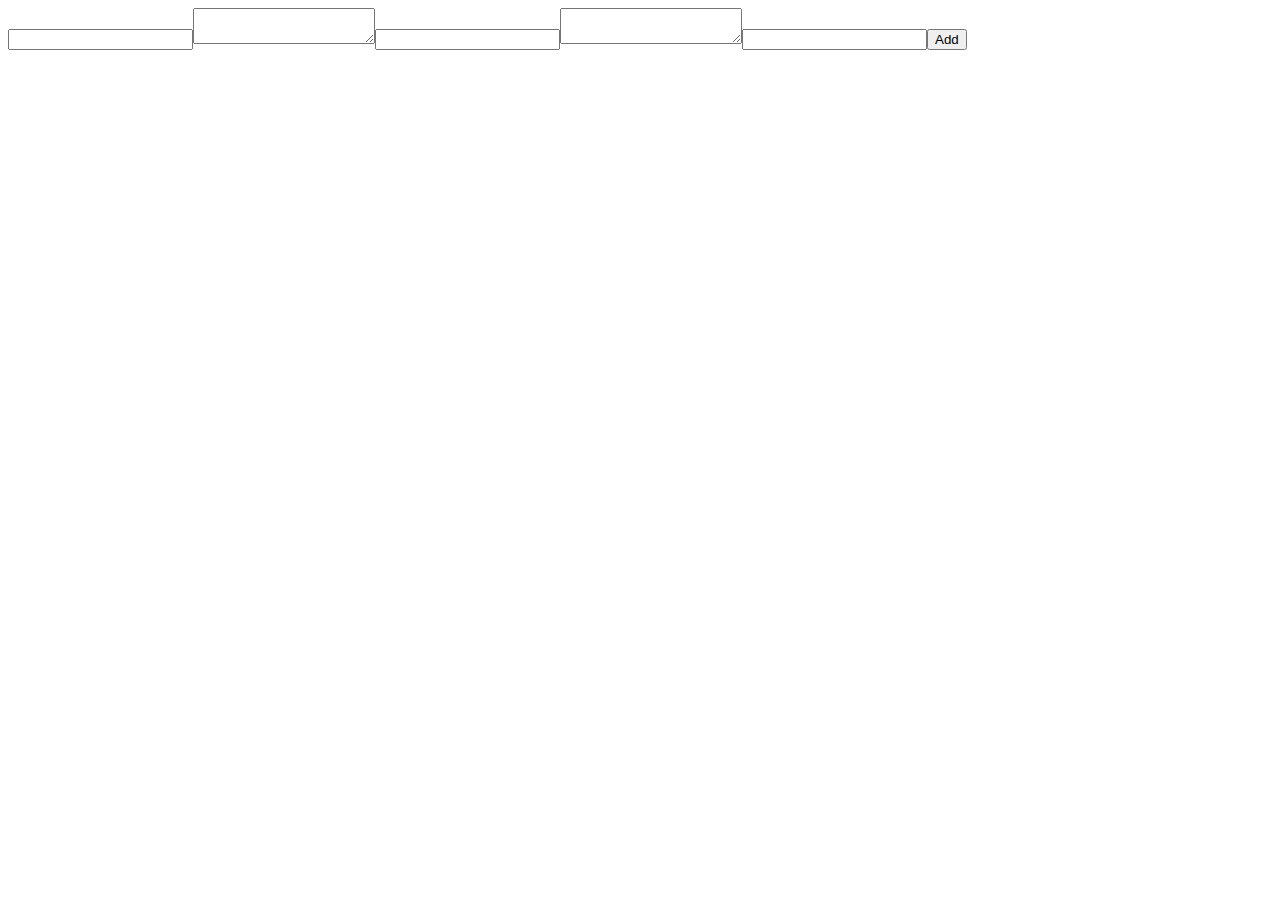
<file: js hw11/index.html>
<!DOCTYPE html>
<html lang="en">
<head>
    <meta charset="UTF-8">
    <meta name="viewport" content="width=device-width, initial-scale=1.0">
    <title>Document</title>
</head>
<body>
    <div id="root"></div>
    <script src="script.js"></script>
</body>
</html>
</file>
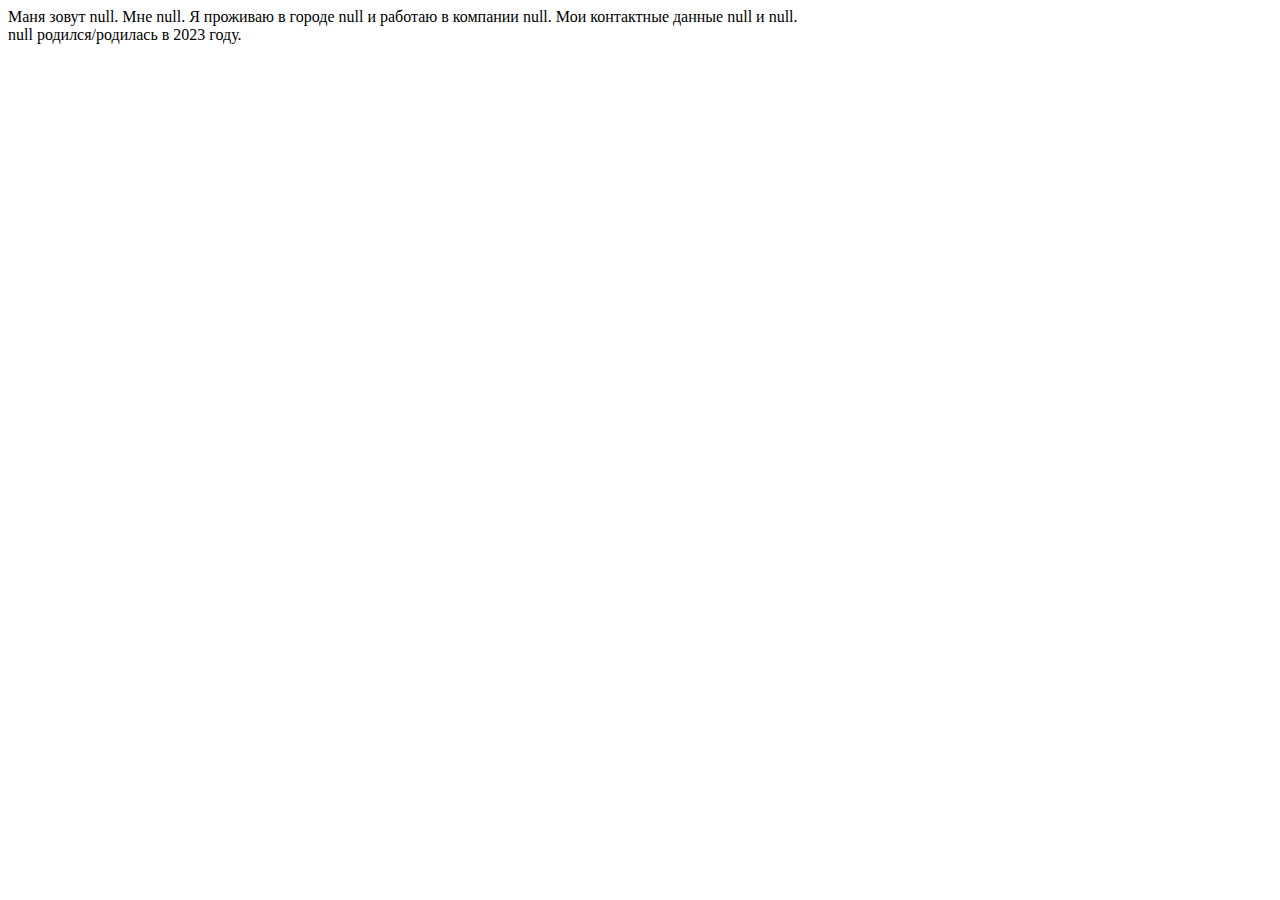
<file: js hw2/index.html>
<!DOCTYPE html>
<html lang="en">
<head>
    <meta charset="UTF-8">
    <meta name="viewport" content="width=device-width, initial-scale=1.0">
    <title>Document</title>
    <script src="./script.js"></script>
</head>
<body>
    
</body>
</html>
</file>
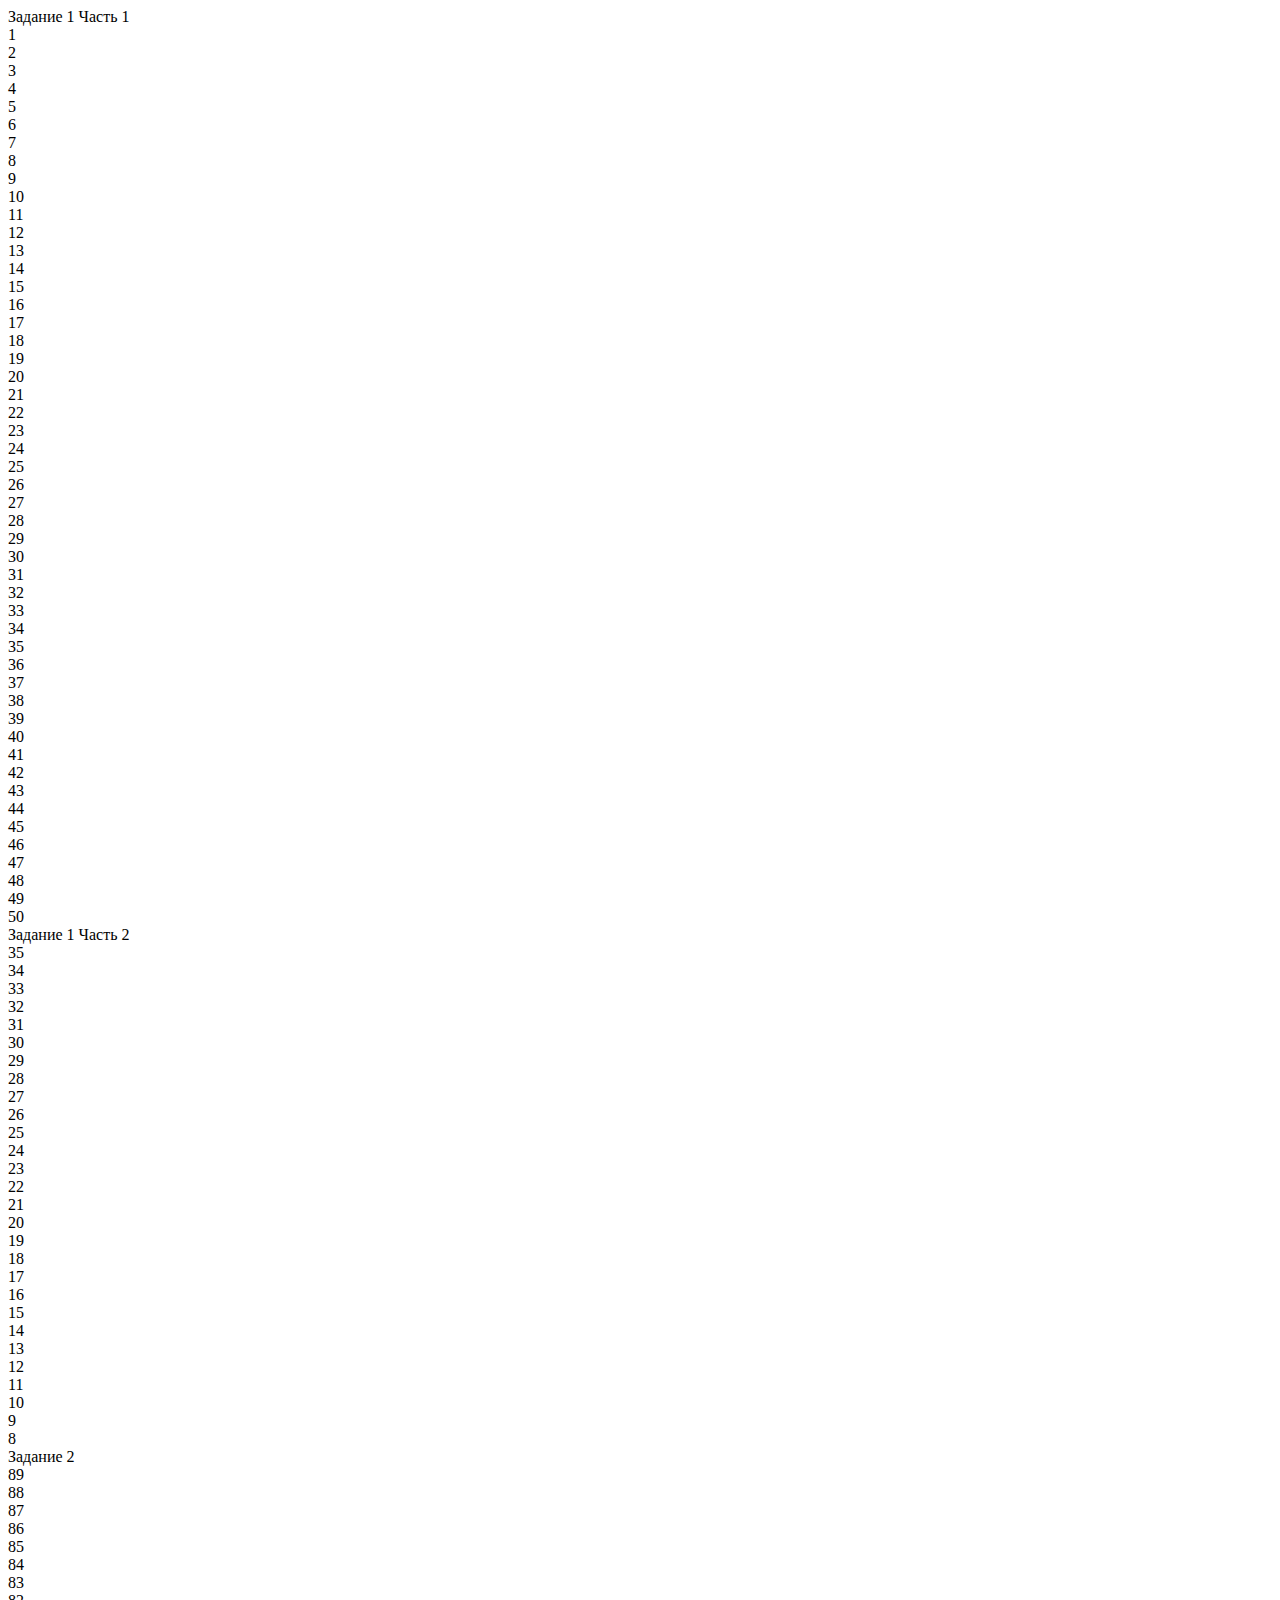
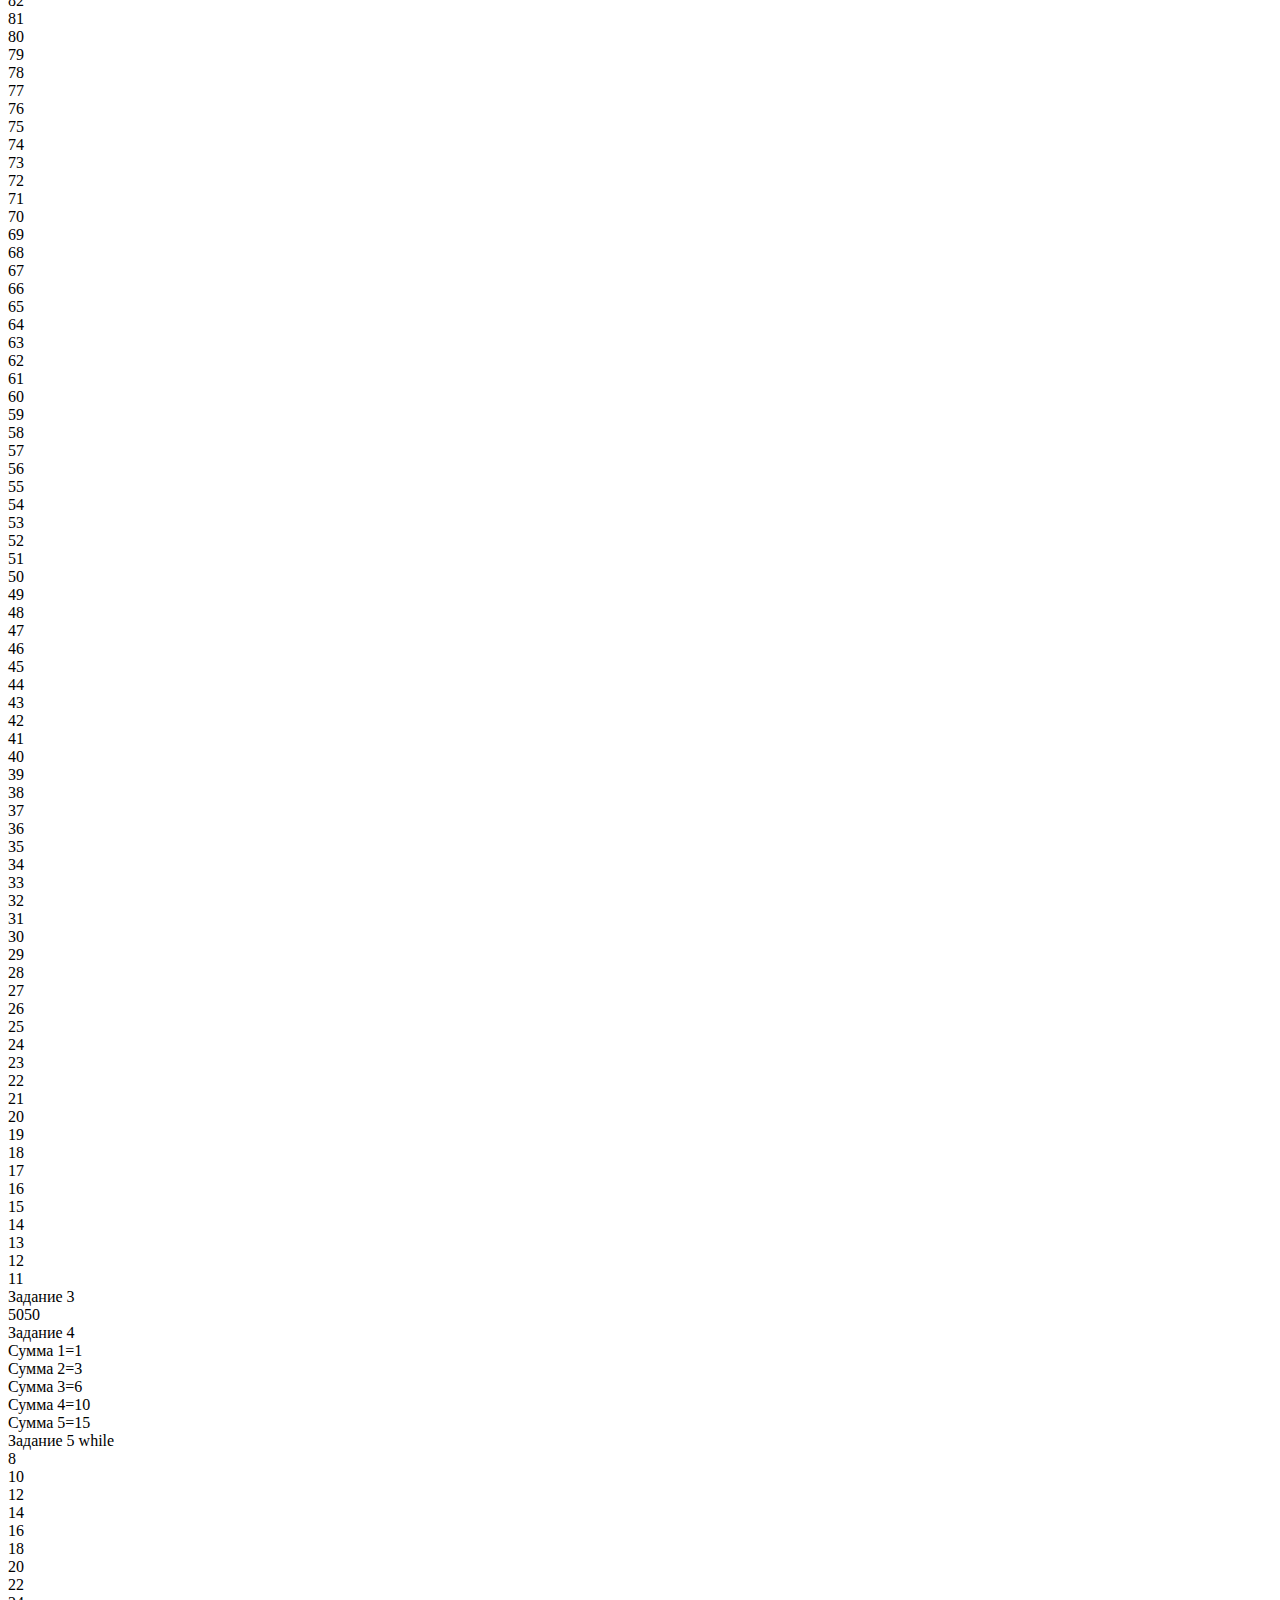
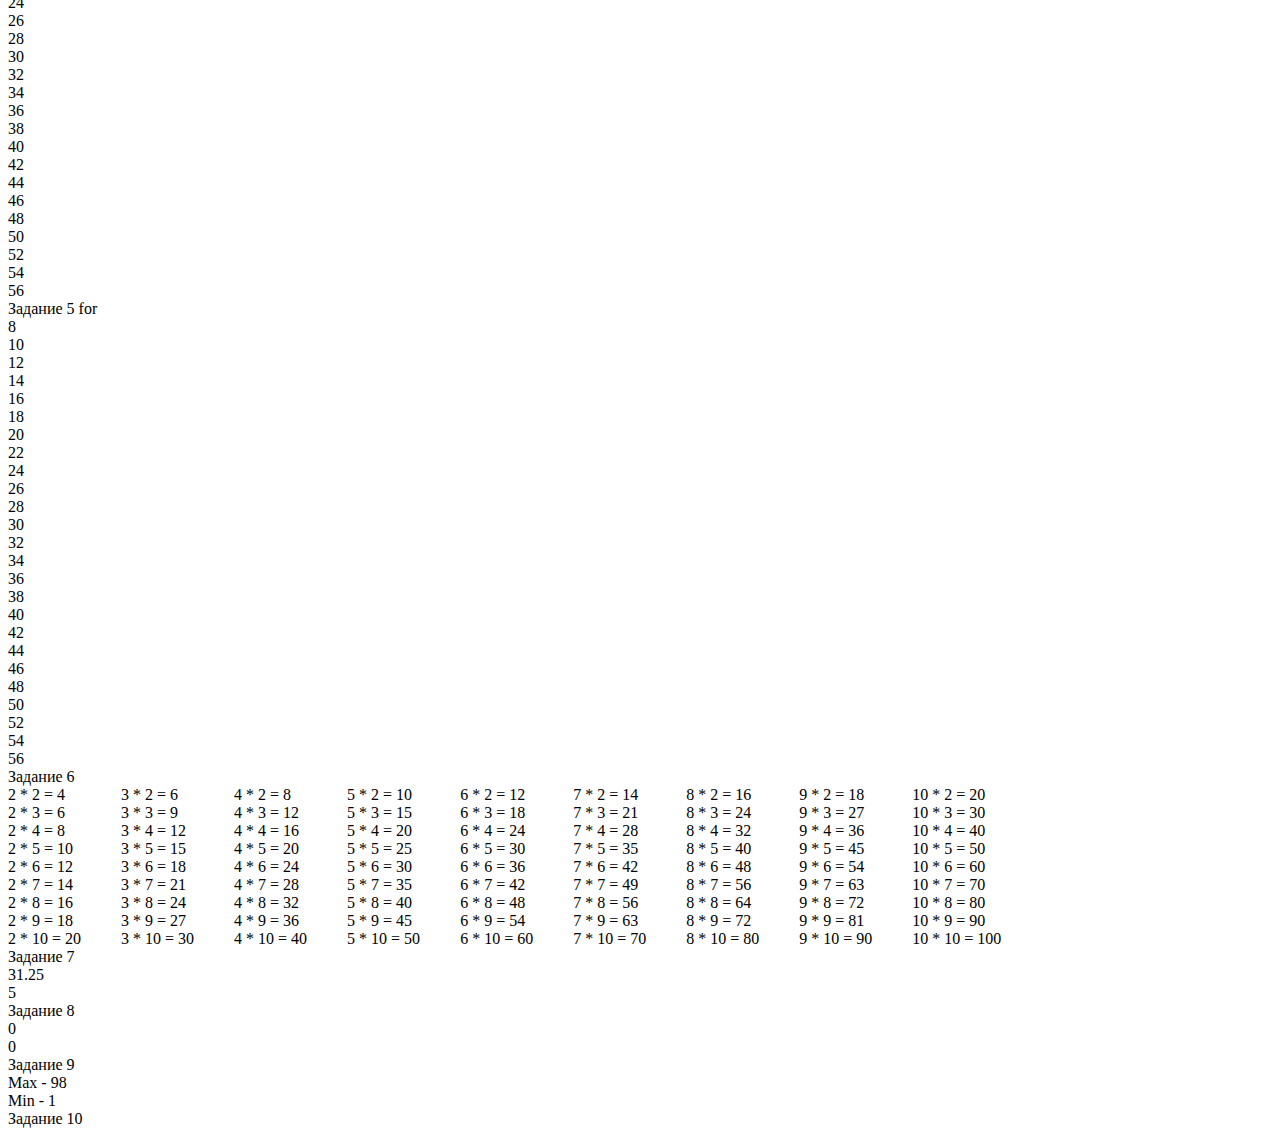
<file: js hw3/index.html>
<!DOCTYPE html>
<html lang="en">
<head>
    <meta charset="UTF-8">
    <meta name="viewport" content="width=device-width, initial-scale=1.0">
    <title>Document</title>
</head>
<body>
    <script src="script.js"></script>
</body>
</html>
</file>
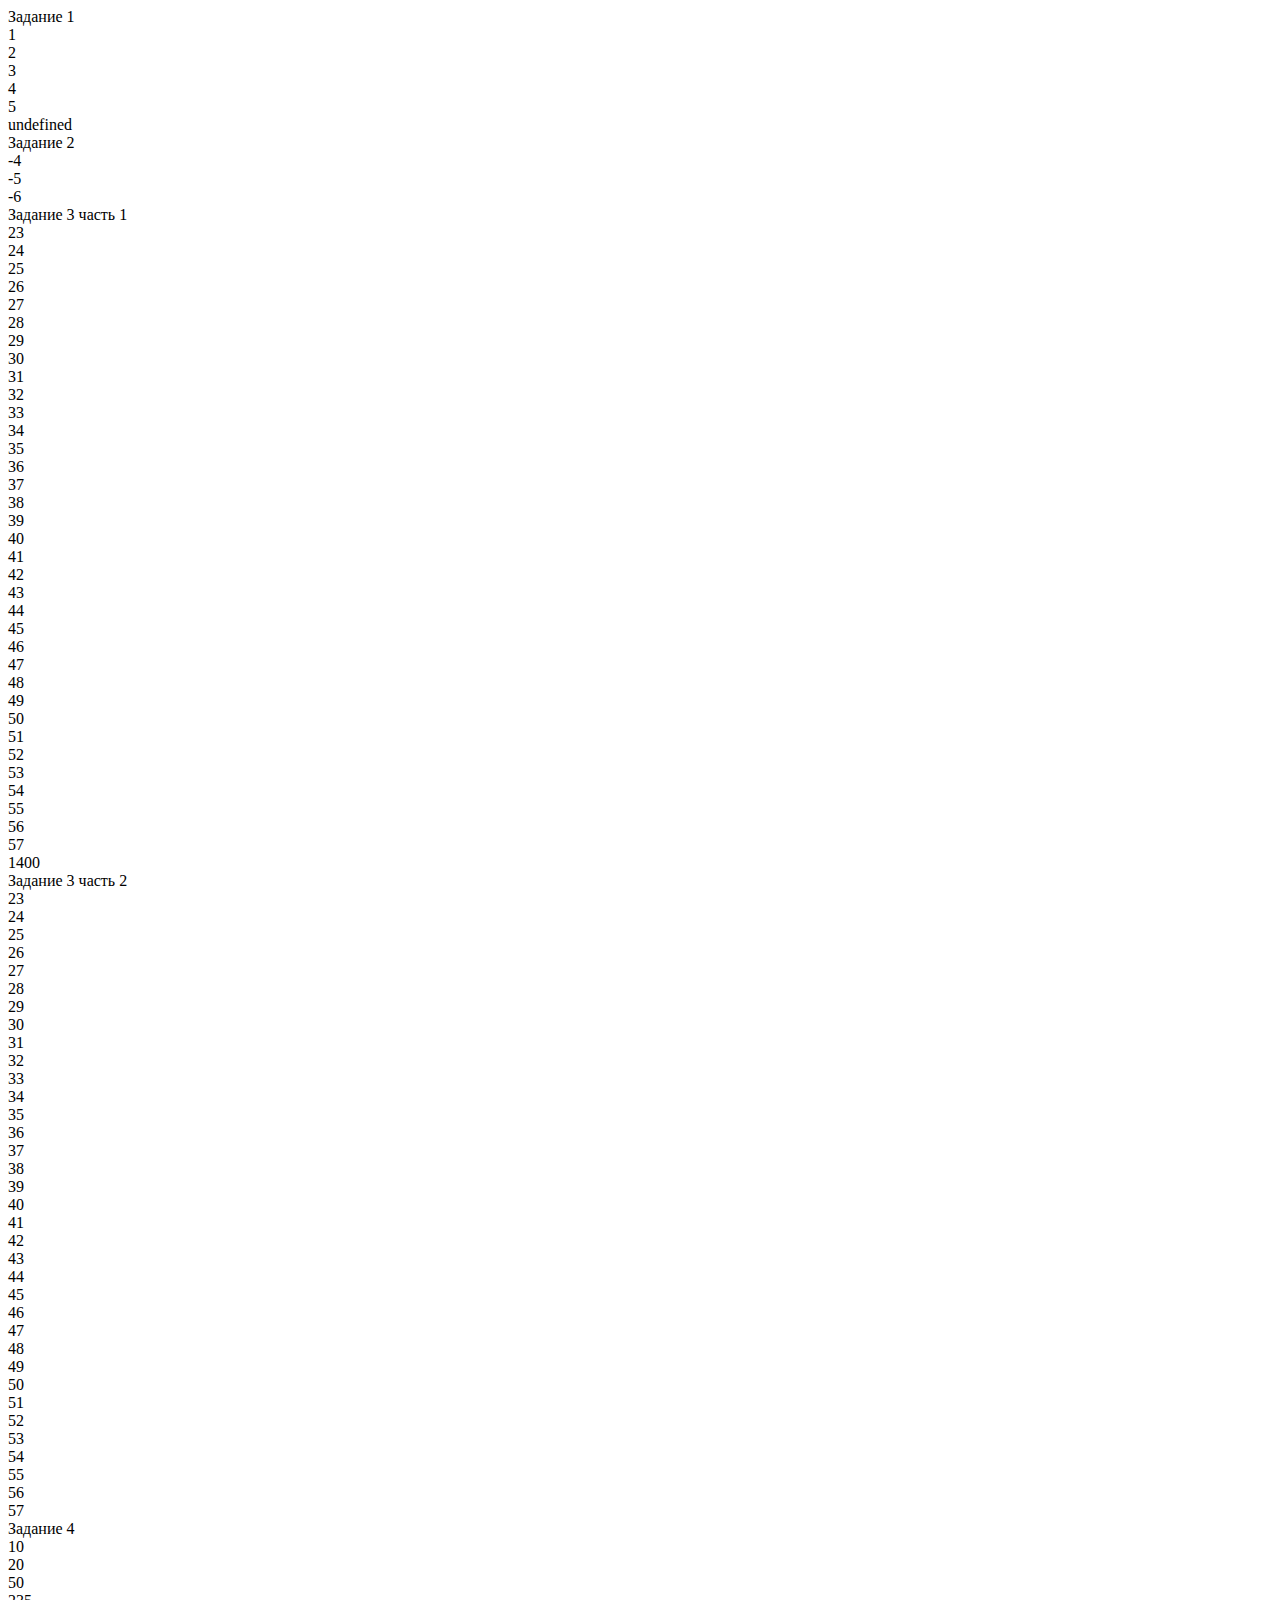
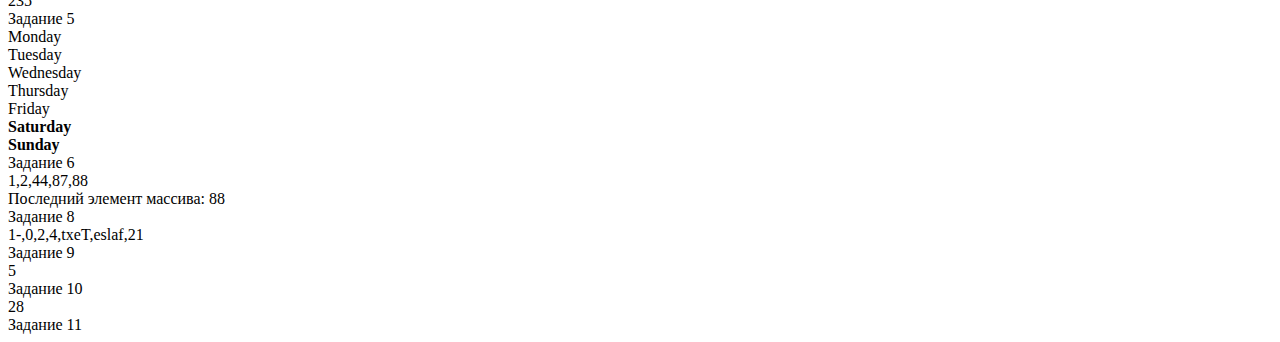
<file: js hw4/index.html>
<!DOCTYPE html>
<html lang="en">
<head>
    <meta charset="UTF-8">
    <meta name="viewport" content="width=device-width, initial-scale=1.0">
    <title>Document</title>
</head>
<body>
    <script src="js.js"></script>
</body>
</html>
</file>
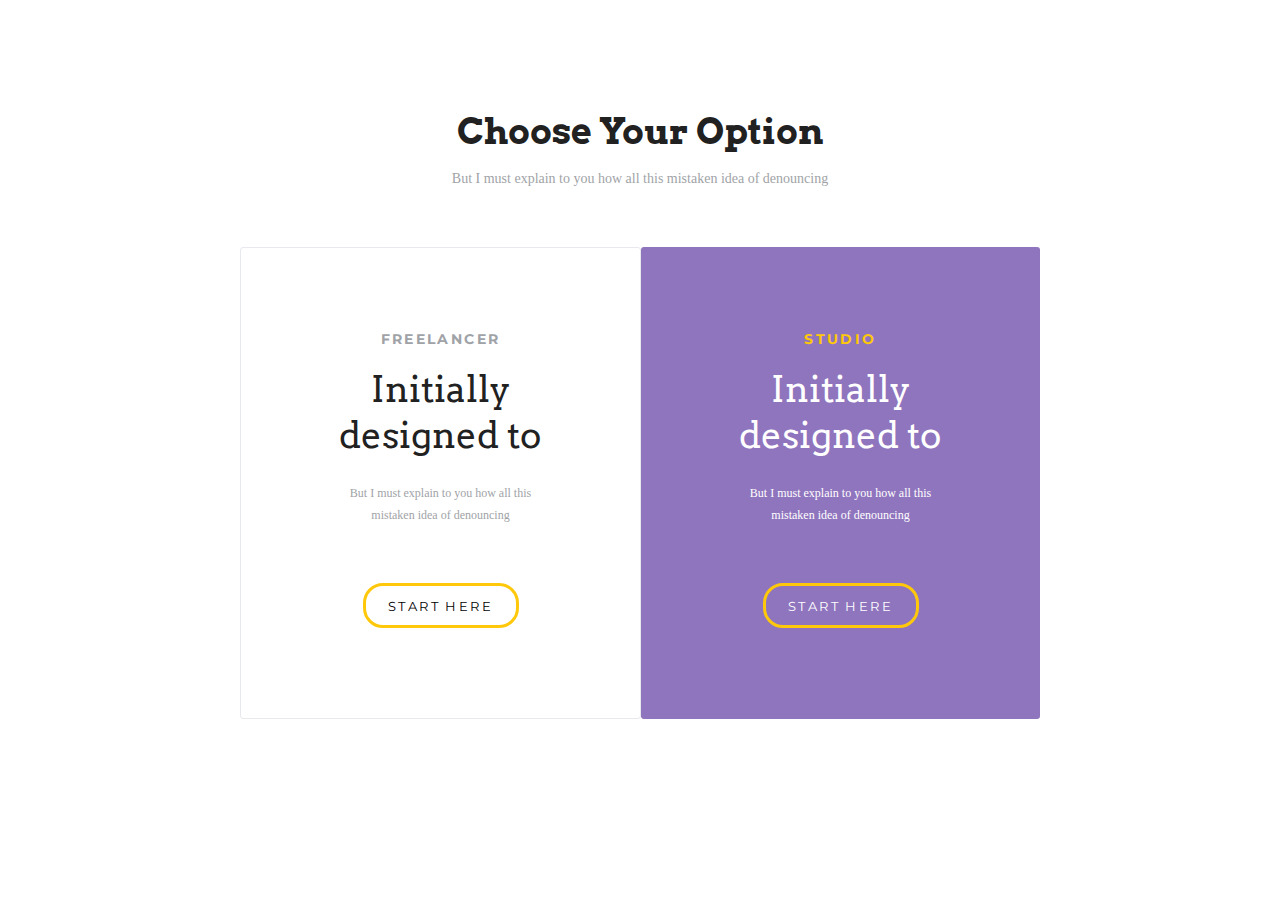
<file: js hw8/index.html>
<!DOCTYPE html>
<html lang="en">
<head>
    <meta name="viewport" content="width=device-width, initial-scale=1.0">
    <link rel="preconnect" href="https://fonts.googleapis.com">
<link rel="preconnect" href="https://fonts.gstatic.com" crossorigin>
<link href="https://fonts.googleapis.com/css2?family=Arvo&display=swap" rel="stylesheet">
<link rel="preconnect" href="https://fonts.googleapis.com">
<link rel="preconnect" href="https://fonts.gstatic.com" crossorigin>
<link href="https://fonts.googleapis.com/css2?family=Montserrat:wght@700&display=swap" rel="stylesheet">
<style>

</style>
</head>
<body>
    <script src="main.js"></script>
</body>
</html>
</file>
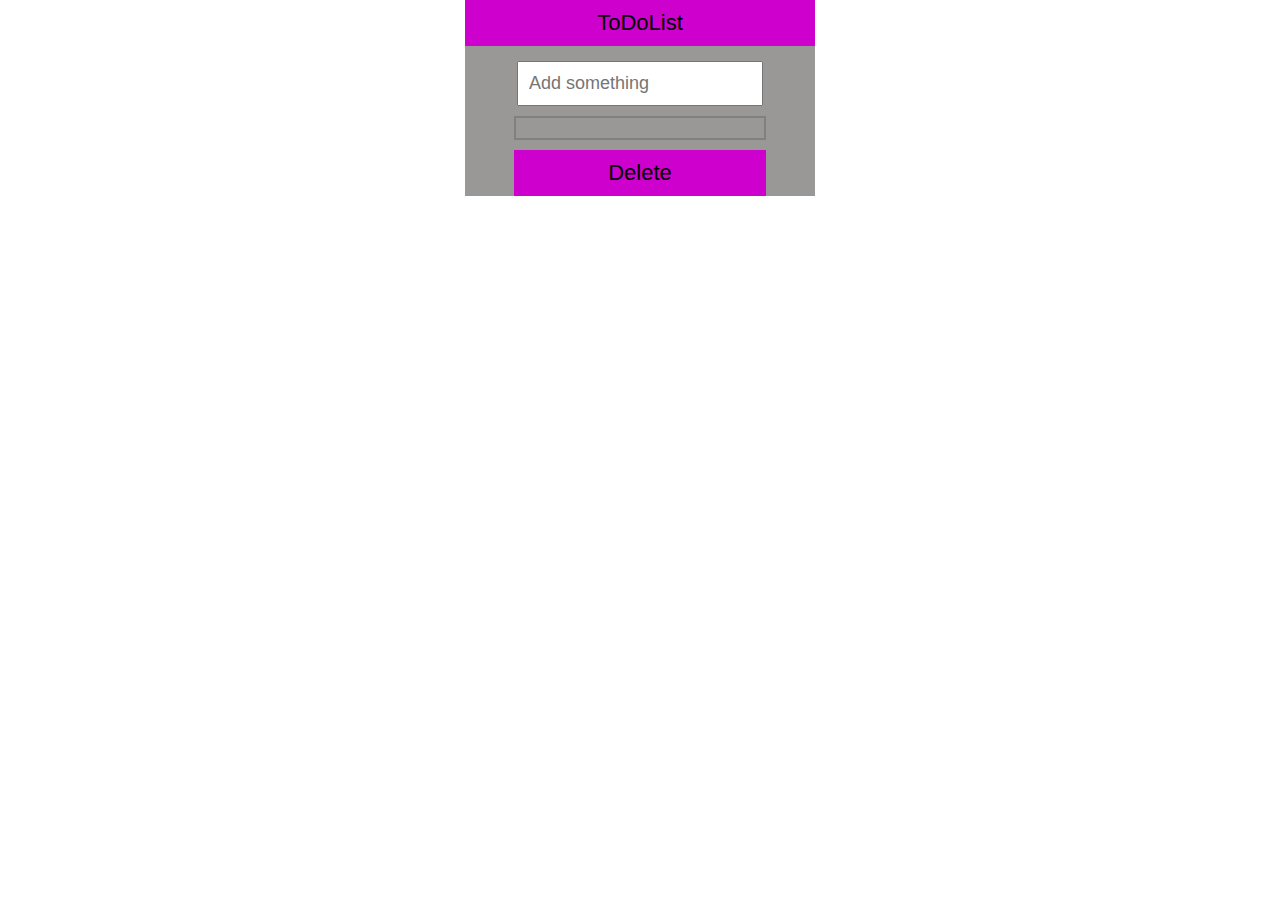
<file: js hw9/index.html>
<!DOCTYPE html>
<html lang="en">
<head>
    <meta charset="UTF-8">
    <meta name="viewport" content="width=device-width, initial-scale=1.0">
    <title>Document</title>
    <link rel="stylesheet" href="style.css">

</head>
<body>
    <div class="container">
        <header class="header">ToDoList</header>
        <form class="form" action="">
            <input type="text" name="" id="" placeholder="Add something">
            <!--<input type="color" name="" id="">-->
            <!--<button type="submit" style="display: none;">Add</button>-->
            <ul class="todo__items">

            </ul>
            <div class="btn_delete">Delete</div>
        </form>
    </div>
    
    <script src="main.js"></script>
</body>
</html>
</file>
<file: js hw9/style.css>
*{
    margin: 0;
    padding: 0;
    box-sizing: border-box;
}
.container{
    max-width: 350px;
    width: 100%;
    margin: 0 auto;
    background-color: rgb(154, 151, 151);
}
.header{
    max-width: 450px;
    width: 100%;
    text-align: center;
    font-family: Verdana, Geneva, Tahoma, sans-serif;
    background-color: #cd00cd;
    padding: 10px 0;
    font-size: 22px;
}

.todo__items{
    margin-top: 10px;
    margin-bottom: 10px;
    width: 72%;
    list-style: none;
    margin-left: 0;
    border: solid grey 2px;
    padding: 10px;
    font-size: 18px;
}
.done{
    text-decoration: line-through;
    
}
.form{
    display: flex;
    flex-direction: column;
    align-items: center;
    justify-content: center;
}
.form input{
    margin-top: 15px;
    padding: 10px 0;
    padding-left: 10px;
    font-size: 18px;
    font-family: Verdana, Geneva, Tahoma, sans-serif;
    color: #cd00cd;
    margin-left: 0;
    
}
.btn_delete{
    
    width: 72%;
    text-align: center;
    font-family: Verdana, Geneva, Tahoma, sans-serif;
    background-color: #cd00cd;
    padding: 10px 0;
    font-size: 22px;
}
</file>
